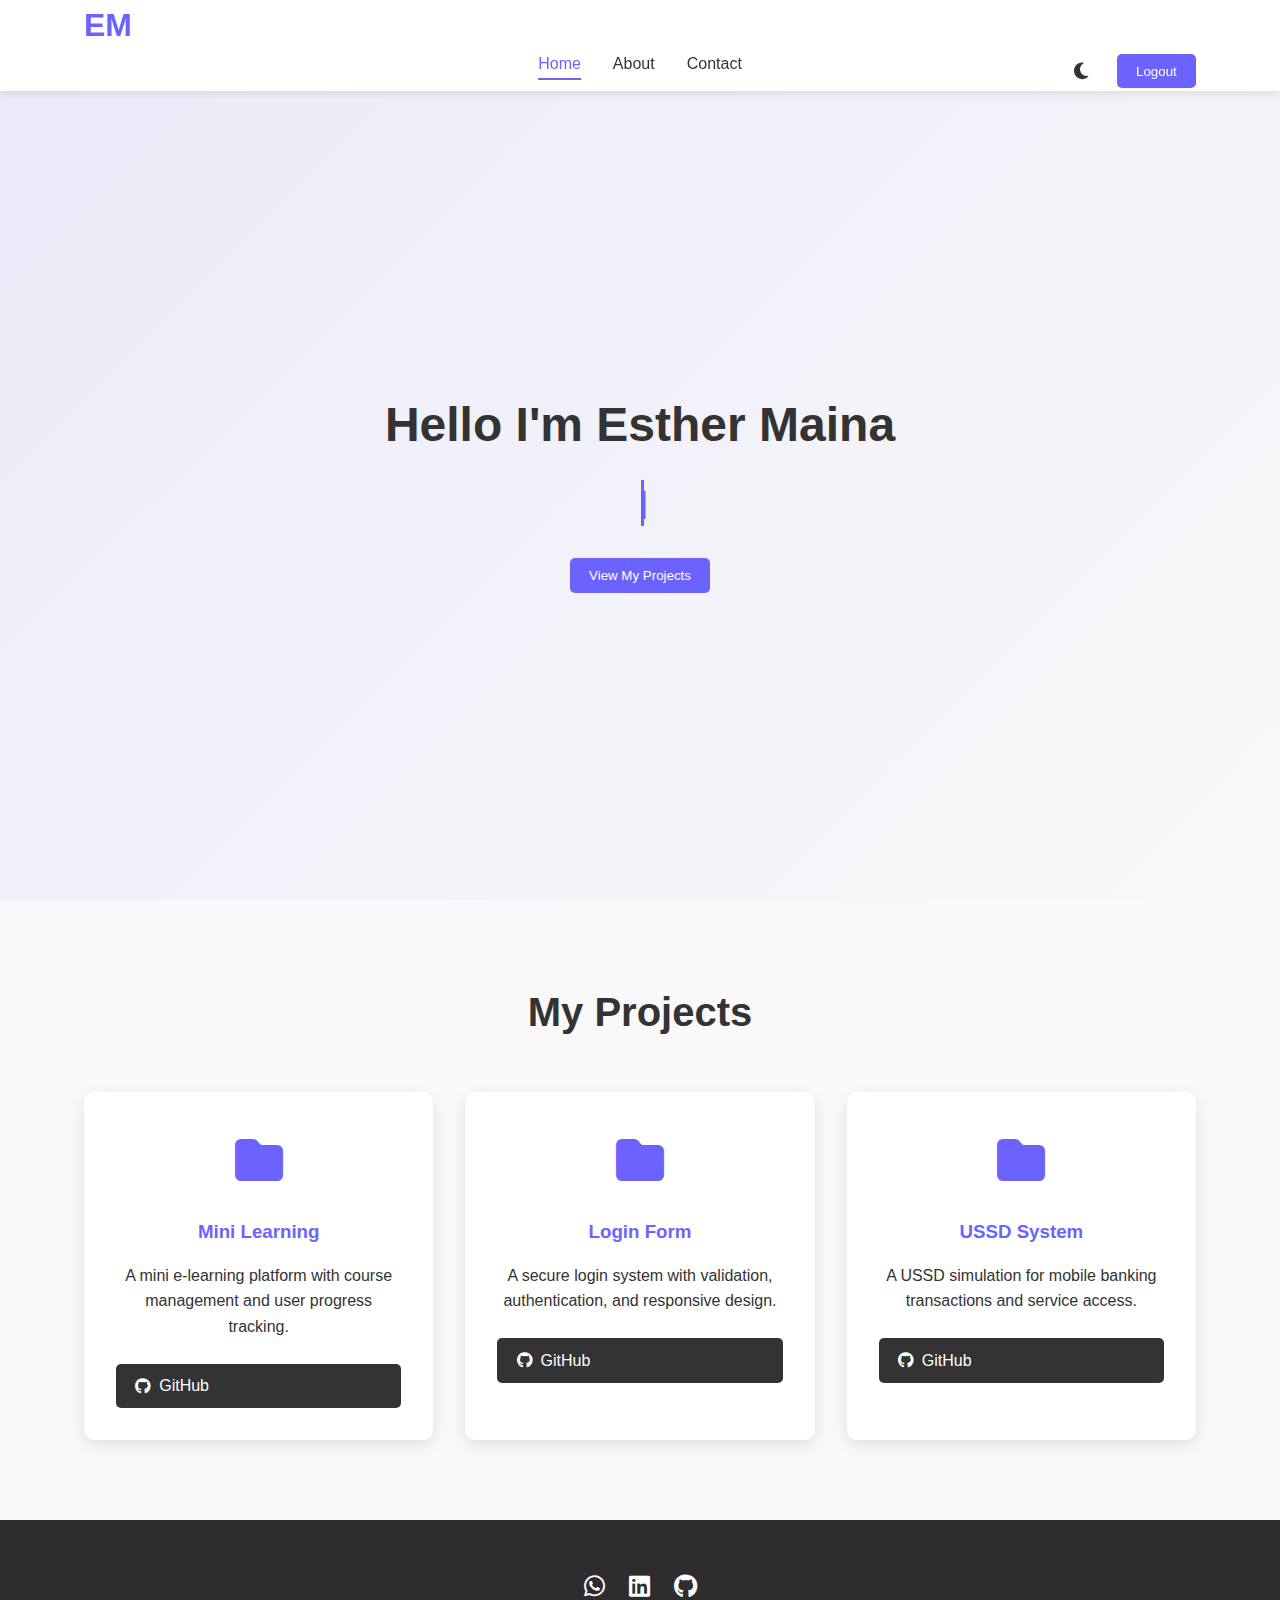
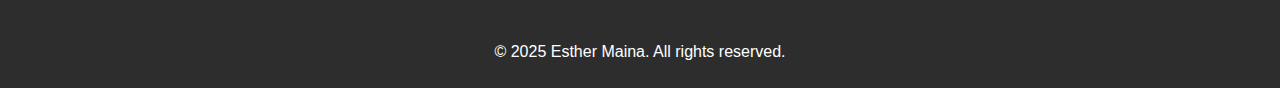
<file: index.html>
<!DOCTYPE html>
<html lang="en">
<head>
    <meta charset="UTF-8">
    <meta name="viewport" content="width=device-width, initial-scale=1.0">
    <title>Esther Maina - Portfolio</title>
    <link rel="stylesheet" href="https://cdnjs.cloudflare.com/ajax/libs/font-awesome/6.4.0/css/all.min.css">
    <link rel="stylesheet" href="style.css">
</head>
<body>
    <header>
        <div class="container">
            <div class="logo">EM</div>
            <nav class="nav-bar">
                <ul>
                    <li><a href="index.html" class="active">Home</a></li>
                    <li><a href="about.html">About</a></li>
                    <li><a href="contact.html">Contact</a></li>
                </ul>
            </nav>
            <div class="header-actions">
                <button id="dark-mode-toggle" aria-label="Toggle dark mode">
                    <i class="fas fa-moon"></i>
                    <i class="fas fa-sun"></i>
                </button>
                <button id="logout-btn" class="btn">Logout</button>
            </div>
            <button class="hamburger" aria-label="Menu">
                <span></span>
                <span></span>
                <span></span>
            </button>
        </div>
    </header>

    <main>
        <section class="hero">
            <div class="container">
                <h1>Hello I'm Esther Maina</h1>
                <div class="typing-text">
                    <span id="typed-text"></span>
                    <span class="cursor">|</span>
                </div>
                <button id="view-projects" class="btn">View My Projects</button>
            </div>
        </section>

        <section id="projects" class="projects">
            <div class="container">
                <h2>My Projects</h2>
                <div class="projects-grid">
                    <div class="project-card">
                        <div class="project-icon">
                            <i class="fas fa-folder"></i>
                        </div>
                        <h3>Mini Learning</h3>
                        <p>A mini e-learning platform with course management and user progress tracking.</p>
                        <a href="https://github.com/EstherDev-ops/my-new-project" target="_blank" class="btn github-btn">
                            <i class="fab fa-github"></i> GitHub
                        </a>
                    </div>
                    <div class="project-card">
                        <div class="project-icon">
                            <i class="fas fa-folder"></i>
                        </div>
                        <h3>Login Form</h3>
                        <p>A secure login system with validation, authentication, and responsive design.</p>
                        <a href="https://github.com/EstherDev-ops/my-coding-project" target="_blank" class="btn github-btn">
                            <i class="fab fa-github"></i> GitHub
                        </a>
                    </div>
                    <div class="project-card">
                        <div class="project-icon">
                            <i class="fas fa-folder"></i>
                        </div>
                        <h3>USSD System</h3>
                        <p>A USSD simulation for mobile banking transactions and service access.</p>
                        <a href="https://github.com/EstherDev-ops/USSD-SYSTEM" target="_blank" class="btn github-btn">
                            <i class="fab fa-github"></i> GitHub
                        </a>
                    </div>
                </div>
            </div>
        </section>
    </main>

    <footer>
        <div class="container">
            <div class="social-links">
                <a href="https://wa.me/254115681550" target="_blank" aria-label="WhatsApp">
                    <i class="fab fa-whatsapp"></i>
                </a>
                <a href="https://www.linkedin.com/in/esther-maina-000a3a35a" target="_blank" aria-label="LinkedIn">
                    <i class="fab fa-linkedin"></i>
                </a>
                <a href="https://github.com/EstherDev-ops" target="_blank" aria-label="GitHub">
                    <i class="fab fa-github"></i>
                </a>
            </div>
            <button id="scroll-top" class="btn" aria-label="Scroll to top">
                <i class="fas fa-arrow-up"></i>
            </button>
            <p>&copy; 2025 Esther Maina. All rights reserved.</p>
        </div>
    </footer>

    <script src="main.js"></script>
</body>
</html>
</file>
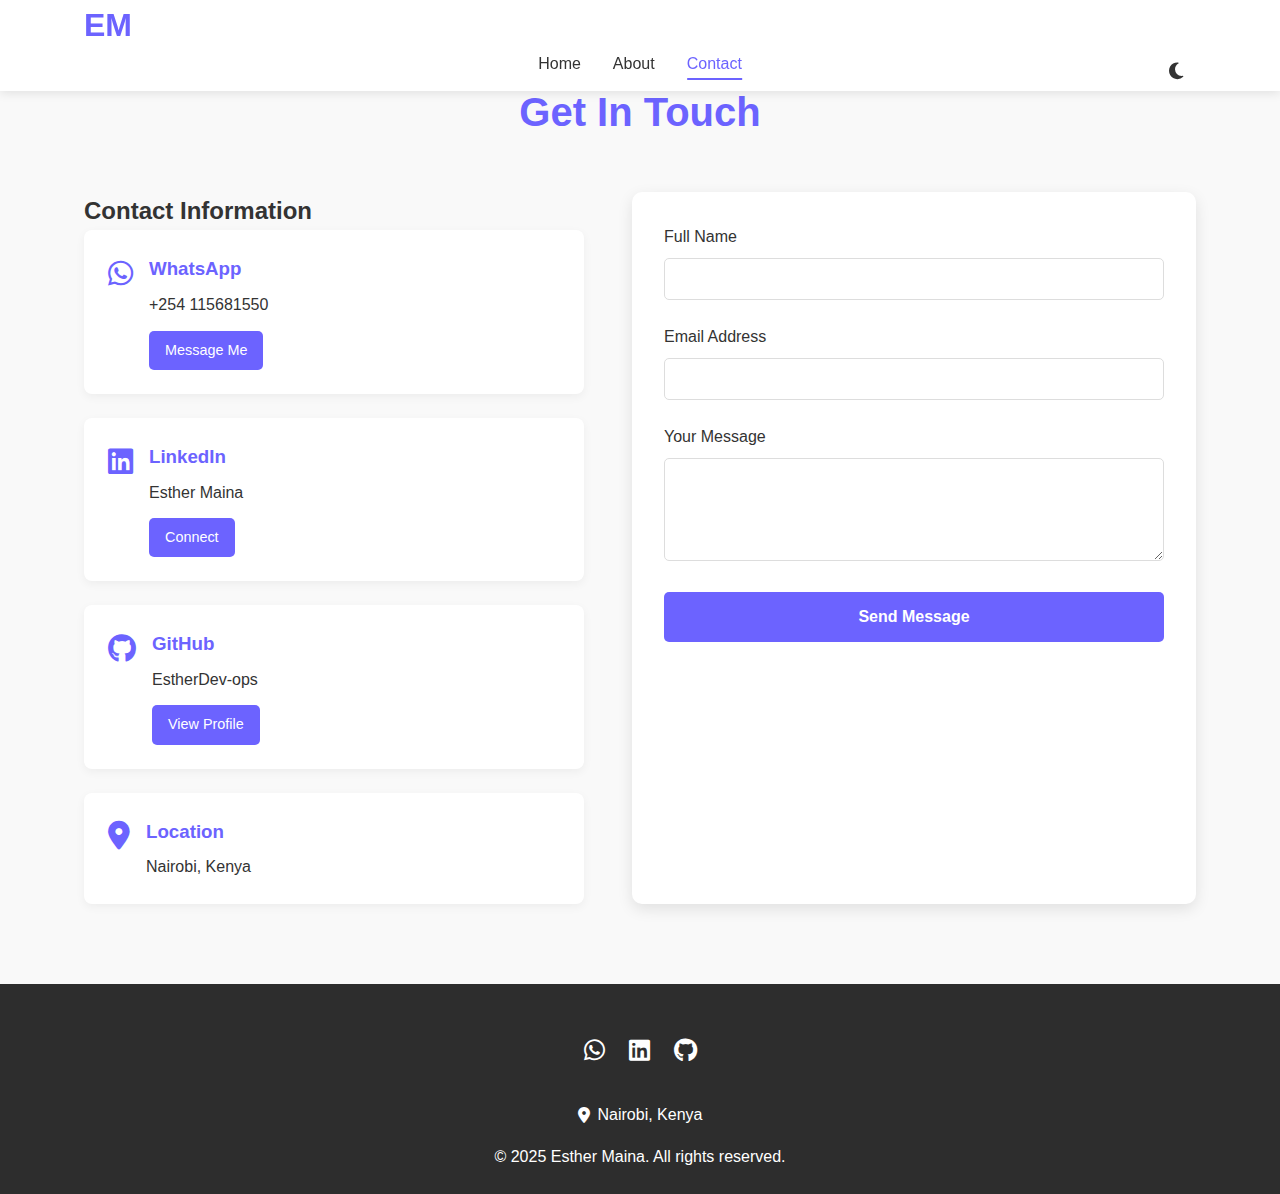
<file: contact.html>
<!DOCTYPE html>
<html lang="en">
<head>
    <meta charset="UTF-8">
    <meta name="viewport" content="width=device-width, initial-scale=1.0">
    <title>Contact - Esther Maina</title>
    <link rel="stylesheet" href="https://cdnjs.cloudflare.com/ajax/libs/font-awesome/6.4.0/css/all.min.css">
    <link rel="stylesheet" href="style.css">
</head>
<body>
    <header>
        <div class="container">
            <div class="logo">EM</div>
            <nav class="nav-bar">
                <ul>
                    <li><a href="index.html">Home</a></li>
                    <li><a href="about.html">About</a></li>
                    <li><a href="contact.html" class="active">Contact</a></li>
                </ul>
            </nav>
            <div class="header-actions">
                <button id="dark-mode-toggle" aria-label="Toggle dark mode">
                    <i class="fas fa-moon"></i>
                    <i class="fas fa-sun"></i>
                </button>
            </div>
            <button class="hamburger" aria-label="Menu">
                <span></span>
                <span></span>
                <span></span>
            </button>
        </div>
    </header>

    <main>
        <section class="contact-section">
            <div class="container">
                <h1 class="section-title">Get In Touch</h1>
                <div class="contact-content">
                    <div class="contact-info">
                        <h2>Contact Information</h2>
                        <div class="contact-methods">
                            <div class="contact-item">
                                <i class="fab fa-whatsapp"></i>
                                <div>
                                    <h3>WhatsApp</h3>
                                    <p>+254 115681550</p>
                                    <a href="https://wa.me/254115681550" class="btn contact-btn" target="_blank">Message Me</a>
                                </div>
                            </div>
                            <div class="contact-item">
                                <i class="fab fa-linkedin"></i>
                                <div>
                                    <h3>LinkedIn</h3>
                                    <p>Esther Maina</p>
                                    <a href="https://www.linkedin.com/in/esther-maina-000a3a35a" class="btn contact-btn" target="_blank">Connect</a>
                                </div>
                            </div>
                            <div class="contact-item">
                                <i class="fab fa-github"></i>
                                <div>
                                    <h3>GitHub</h3>
                                    <p>EstherDev-ops</p>
                                    <a href="https://github.com/EstherDev-ops" class="btn contact-btn" target="_blank">View Profile</a>
                                </div>
                            </div>
                            <div class="contact-item">
                                <i class="fas fa-map-marker-alt"></i>
                                <div>
                                    <h3>Location</h3>
                                    <p>Nairobi, Kenya</p>
                                </div>
                            </div>
                        </div>
                    </div>
                    <form id="contact-form" class="contact-form">
                        <div class="form-group">
                            <label for="name">Full Name</label>
                            <input type="text" id="name" name="name" required>
                        </div>
                        <div class="form-group">
                            <label for="email">Email Address</label>
                            <input type="email" id="email" name="email" required>
                        </div>
                        <div class="form-group">
                            <label for="message">Your Message</label>
                            <textarea id="message" name="message" rows="5" required></textarea>
                        </div>
                        <button type="submit" class="btn submit-btn">Send Message</button>
                    </form>
                </div>
            </div>
        </section>
    </main>

    <footer>
        <div class="container">
            <div class="social-links">
                <a href="https://wa.me/254115681550" target="_blank" aria-label="WhatsApp">
                    <i class="fab fa-whatsapp"></i>
                </a>
                <a href="https://www.linkedin.com/in/esther-maina-000a3a35a" target="_blank" aria-label="LinkedIn">
                    <i class="fab fa-linkedin"></i>
                </a>
                <a href="https://github.com/EstherDev-ops" target="_blank" aria-label="GitHub">
                    <i class="fab fa-github"></i>
                </a>
            </div>
            <div class="footer-location">
                <i class="fas fa-map-marker-alt"></i>
                <span>Nairobi, Kenya</span>
            </div>
            <button id="scroll-top" class="btn" aria-label="Scroll to top">
                <i class="fas fa-arrow-up"></i>
            </button>
            <p>&copy; 2025 Esther Maina. All rights reserved.</p>
        </div>
    </footer>

    <script src="main.js"></script>
    
</body>
</html>
</file>
<file: style.css>
:root {
    --primary-color: #6c63ff;
    --secondary-color: #4d44db;
    --text-color: #333;
    --bg-color: #f9f9f9;
    --card-bg: #fff;
    --header-bg: #fff;
    --footer-bg: #2d2d2d;
    --footer-text: #fff;
    --transition: all 0.3s ease;
}

[data-theme="dark"] {
    --primary-color: #7d76ff;
    --secondary-color: #5a51e6;
    --text-color: #f0f0f0;
    --bg-color: #1a1a1a;
    --card-bg: #2d2d2d;
    --header-bg: #1f1f1f;
    --footer-bg: #1a1a1a;
}

* {
    margin: 0;
    padding: 0;
    box-sizing: border-box;
}

body {
    font-family: 'Segoe UI', Tahoma, Geneva, Verdana, sans-serif;
    color: var(--text-color);
    background-color: var(--bg-color);
    transition: var(--transition);
    line-height: 1.6;
}

.container {
    width: 90%;
    max-width: 1200px;
    margin: 0 auto;
    padding: 0 20px;
}


header {
    background-color: var(--header-bg);
    box-shadow: 0 2px 10px rgba(0, 0, 0, 0.1);
    position: fixed;
    width: 100%;
    top: 0;
    z-index: 1000;
    transition: var(--transition);
}


.header-container {
    display: flex;
    justify-content: space-between;
    align-items: center;
    padding: 1rem 0;
    position: relative; 
}

.logo {
    font-size: 2rem;
    font-weight: bold;
    color: var(--primary-color);
    flex: 1; 
}


.nav-bar {
    position: absolute;
    left: 50%;
    transform: translateX(-50%);
}

.nav-bar ul {
    display: flex;
    list-style: none;
    gap: 2rem; 
}


.nav-bar li {
    margin-left: 0;
}


.header-actions {
    display: flex;
    align-items: center;
    gap: 1rem;
    flex: 1; 
    justify-content: flex-end; 
}

@media (max-width: 768px) {
    .logo {
        flex: 0; 
    }
    
    .nav-bar {
        position: fixed;
        top: 0;
        right: -100%;
        width: 70%;
        height: 100vh;
        background-color: var(--header-bg);
        box-shadow: -5px 0 15px rgba(0, 0, 0, 0.1);
        transition: var(--transition);
        z-index: 1000;
        padding-top: 80px;
        left: auto; 
        transform: none;
    }

    .nav-bar.active {
        right: 0;
    }

    .nav-bar ul {
        flex-direction: column;
        padding: 0 2rem;
        gap: 1rem;
    }
    }

.nav-bar a {
    text-decoration: none;
    color: var(--text-color);
    font-weight: 500;
    position: relative;
    padding: 0.5rem 0;
    transition: var(--transition);
}

.nav-bar a:hover {
    color: var(--primary-color);
}

.nav-bar a.active {
    color: var(--primary-color);
}

.nav-bar a.active::after,
.nav-bar a:hover::after {
    content: '';
    position: absolute;
    bottom: 0;
    left: 0;
    width: 100%;
    height: 2px;
    background-color: var(--primary-color);
}

    .header-actions {
        position: static;
        transform: none;
        flex: 0;
    }


#dark-mode-toggle {
    background: transparent;
    border: none;
    cursor: pointer;
    position: relative;
    width: 40px;
    height: 40px;
    padding: 0;
    display: flex;
    align-items: center;
    justify-content: center;
}

#dark-mode-toggle i {
    position: absolute;
    transition: var(--transition);
    font-size: 1.2rem;
    color: var(--text-color);
}

#dark-mode-toggle .fa-moon {
    opacity: 1;
}

#dark-mode-toggle .fa-sun {
    opacity: 0;
}

[data-theme="dark"] #dark-mode-toggle .fa-moon {
    opacity: 0;
}

[data-theme="dark"] #dark-mode-toggle .fa-sun {
    opacity: 1;
}


.btn {
    display: inline-block;
    background-color: var(--primary-color);
    color: white;
    padding: 0.6rem 1.2rem;
    border: none;
    border-radius: 5px;
    cursor: pointer;
    font-weight: 500;
    transition: var(--transition);
    text-decoration: none;
    
}

.btn:hover {
    background-color: var(--secondary-color);
    transform: translateY(-2px);
}

.github-btn {
    background-color: #333;
    display: flex;
    align-items: center;
    gap: 0.5rem;
  
}

.github-btn:hover {
    background-color: #555;
}


.hero {
    height: 100vh;
    display: flex;
    align-items: center;
    text-align: center;
    padding-top: 80px;
    background: linear-gradient(135deg, rgba(108, 99, 255, 0.1) 0%, rgba(255, 255, 255, 0) 100%);
}

.hero h1 {
    font-size: 3rem;
    margin-bottom: 1rem;
    color: var(--text-color);
}

.typing-text {
    font-size: 1.8rem;
    margin-bottom: 2rem;
    min-height: 2.5rem;
    color: var(--primary-color);
    font-weight: 500;
}

.cursor {
    display: inline-block;
    width: 3px;
    margin-left: 4px;
    background-color: var(--primary-color);
    animation: blink 1s infinite;
}

.about-section {
    padding: 5rem 0;
    background: var(--bg-color);
}

.about-content {
    display: flex;
    align-items: center;
    gap: 4rem;
}

.about-text {
    flex: 1;
    padding-right: 2rem;
}


.profile-silhouette {
    position: relative;
    width: 250px;
    height: 250px;
}

.silhouette-img {
    width: 100%;
    height: 100%;
    background: linear-gradient(135deg, #2c3e50 0%, #34495e 100%);
    border-radius: 15px;
    display: flex;
    align-items: center;
    justify-content: center;
    box-shadow: 0 15px 30px rgba(0,0,0,0.2);
    overflow: hidden;
}

.silhouette-img::before {
    content: "";
    display: block;
    width: 150px;
    height: 150px;
    background: var(--primary-color);
    opacity: 0.15;
    border-radius: 50%;
    position: absolute;
    top: 20%;
    left: 50%;
    transform: translateX(-50%);
}

.silhouette-img::after {
    content: "\f007"; 
    font-family: "Font Awesome 5 Free";
    font-weight: 900;
    font-size: 5rem;
    color: rgba(255,255,255,0.9);
    position: relative;
    z-index: 2;
}

.about-section {
    padding: 5rem 0;
    background: var(--bg-color);
}

.about-content {
    display: flex;
    align-items: center;
    gap: 4rem;
}

.about-text {
    flex: 1;
    padding-right: 2rem;
}


.profile-silhouette {
    position: relative;
    width: 250px;
    height: 250px;
}

.silhouette-img {
    width: 100%;
    height: 100%;
    background: linear-gradient(135deg, #2c3e50 0%, #34495e 100%);
    border-radius: 15px;
    display: flex;
    align-items: center;
    justify-content: center;
    box-shadow: 0 15px 30px rgba(0,0,0,0.2);
    overflow: hidden;
}

.silhouette-img::before {
    content: "";
    display: block;
    width: 150px;
    height: 150px;
    background: var(--primary-color);
    opacity: 0.15;
    border-radius: 50%;
    position: absolute;
    top: 20%;
    left: 50%;
    transform: translateX(-50%);
}

.silhouette-img::after {
    content: "\f007";
    font-family: "Font Awesome 5 Free";
    font-weight: 900;
    font-size: 5rem;
    color: rgba(255,255,255,0.9);
    position: relative;
    z-index: 2;
}

.online-dot {
    position: absolute;
    bottom: 20px;
    right: 20px;
    width: 22px;
    height: 22px;
    background-color: #4CAF50;
    border-radius: 50%;
    border: 3px solid var(--card-bg);
    z-index: 10;
    box-shadow: 0 0 0 2px var(--primary-color);
}


@media (max-width: 992px) {
    .about-content {
        flex-direction: column;
        text-align: center;
    }
    
    .about-text {
        padding-right: 0;
    }
    
    .profile-silhouette {
        margin: 0 auto;
    }
}

@media (max-width: 576px) {
    .profile-silhouette {
        width: 200px;
        height: 200px;
    }
    
    .silhouette-img::after {
        font-size: 4rem;
    }
}
.online-dot {
    position: absolute;
    bottom: 20px;
    right: 20px;
    width: 22px;
    height: 22px;
    background-color: #4CAF50;
    border-radius: 50%;
    border: 3px solid var(--card-bg);
    z-index: 10;
    box-shadow: 0 0 0 2px var(--primary-color);
}


@media (max-width: 992px) {
    .about-content {
        flex-direction: column;
        text-align: center;
    }
    
    .about-text {
        padding-right: 0;
    }
    
    .profile-silhouette {
        margin: 0 auto;
    }
}

@media (max-width: 576px) {
    .profile-silhouette {
        width: 200px;
        height: 200px;
    }
    
    .silhouette-img::after {
        font-size: 4rem;
    }
}

.projects {
    padding: 5rem 0;
}

.projects h2 {
    text-align: center;
    font-size: 2.5rem;
    margin-bottom: 3rem;
    position: relative;
    display: inline-block;
    left: 50%;
    transform: translateX(-50%);
}

.projects h2::after {
    content: '';
    position: absolute;
    bottom: -10px;
    left: 0;
    width: 0;
    height: 3px;
    background: linear-gradient(90deg, var(--primary-color), var(--secondary-color));
    transition: width 0.3s ease;
}

.projects h2:hover::after {
    width: 100%;
}

.projects-grid {
    display: grid;
    grid-template-columns: repeat(auto-fit, minmax(300px, 1fr));
    gap: 2rem;
}

.project-card {
    background-color: var(--card-bg);
    border-radius: 10px;
    padding: 2rem;
    box-shadow: 0 5px 15px rgba(0, 0, 0, 0.1);
    transition: var(--transition);
    text-align: center;
}

.project-card:hover {
    transform: translateY(-10px);
    box-shadow: 0 15px 30px rgba(0, 0, 0, 0.2);
}

.project-icon {
    font-size: 3rem;
    color: var(--primary-color);
    margin-bottom: 1rem;
}

.project-card h3 {
    margin-bottom: 1rem;
    color: var(--primary-color);
}

.project-card p {
    margin-bottom: 1.5rem;
    color: var(--text-color);
}



.skills-section {
    padding: 3rem 0;
    background-color: rgba(108, 99, 255, 0.05);
}

.section-title {
    text-align: center;
    font-size: 2.5rem;
    margin-bottom: 3rem;
    color: var(--primary-color);
}

.skills-container {
    display: flex;
    gap: 2rem;
    margin-bottom: 3rem;
}

.skills-column {
    flex: 1;
    background-color: var(--card-bg);
    padding: 2rem;
    border-radius: 10px;
    box-shadow: 0 5px 15px rgba(0, 0, 0, 0.1);
}

.skills-column h3 {
    margin-bottom: 1.5rem;
    color: var(--primary-color);
    display: flex;
    align-items: center;
    gap: 0.5rem;
}

.skill-item {
    display: flex;
    align-items: center;
    gap: 1rem;
    padding: 1rem;
    margin-bottom: 1rem;
    border: 2px solid var(--primary-color);
    border-radius: 5px;
    transition: var(--transition);
}

.skill-item i {
    font-size: 1.5rem;
    color: var(--primary-color);
}

.skill-item.learning {
    border-style: dashed;
    opacity: 0.8;
}

.skill-item:hover {
    background-color: rgba(108, 99, 255, 0.1);
    transform: translateY(-3px);
}

.soft-skills {
    background-color: var(--card-bg);
    padding: 2rem;
    border-radius: 10px;
    box-shadow: 0 5px 15px rgba(0, 0, 0, 0.1);
}

.soft-skills h3 {
    margin-bottom: 1.5rem;
    color: var(--primary-color);
    display: flex;
    align-items: center;
    gap: 0.5rem;
}

.soft-skills-container {
    display: flex;
    gap: 1rem;
    flex-wrap: wrap;
}

.soft-skill-item {
    display: flex;
    align-items: center;
    gap: 0.5rem;
    padding: 0.8rem 1.2rem;
    background-color: rgba(108, 99, 255, 0.1);
    border-radius: 20px;
    border: 1px solid var(--primary-color);
}

.soft-skill-item i {
    color: var(--primary-color);
}

.testimonials-section {
    padding: 5rem 0;
}

.testimonials-container {
    display: flex;
    gap: 2rem;
    margin-top: 2rem;
}

.testimonial-card {
    flex: 1;
    background-color: var(--card-bg);
    padding: 2rem;
    border-radius: 10px;
    box-shadow: 0 5px 15px rgba(0, 0, 0, 0.1);
    display: flex;
    gap: 1.5rem;
}

.testimonial-image img {
    width: 80px;
    height: 80px;
    border-radius: 50%;
    object-fit: cover;
}

.testimonial-content {
    flex: 1;
}

.testimonial-author {
    margin-top: 1rem;
    font-weight: 600;
    color: var(--primary-color);
}


.achievements-section {
    padding: 3rem 0;
    background-color: rgba(108, 99, 255, 0.05);
}

.achievements-container {
    display: flex;
    justify-content: center;
    gap: 2rem;
    margin-top: 2rem;
}

.achievement-card {
    max-width: 300px;
    background-color: var(--card-bg);
    padding: 2rem;
    border-radius: 10px;
    box-shadow: 0 5px 15px rgba(0, 0, 0, 0.1);
    text-align: center;
}

.achievement-card i {
    font-size: 3rem;
    color: var(--primary-color);
    margin-bottom: 1rem;
}

.achievement-card h3 {
    margin-bottom: 1rem;
    color: var(--primary-color);
}


@media (max-width: 768px) {
    .about-content {
        flex-direction: column;
    }

  

    .skills-container {
        flex-direction: column;
    }
 
   




@media (max-width: 768px) {
    .about-image {
        margin-bottom: 2rem;
        flex: 0 0 150px;
        width: 150px;
        height: 150px;
    }
    .profile-icon {
        font-size: 4rem;
    }
    .online-dot {
        width: 25px;
        height: 25px;
    }
}

    .testimonials-container {
        flex-direction: column;
    }

    .testimonial-card {
        flex-direction: column;
        align-items: center;
        text-align: center;
    }
}

.contact-section {
    padding: 5rem 0;
}

.contact-content {
    display: flex;
    gap: 3rem;
    margin-top: 2rem;
}

.contact-info {
    flex: 1;
}

.contact-form {
    flex: 1;
    background-color: var(--card-bg);
    padding: 2rem;
    border-radius: 10px;
    box-shadow: 0 5px 15px rgba(0, 0, 0, 0.1);
}

.contact-methods {
    display: flex;
    flex-direction: column;
    gap: 1.5rem;
}

.contact-item {
    display: flex;
    align-items: flex-start;
    gap: 1rem;
    padding: 1.5rem;
    background-color: var(--card-bg);
    border-radius: 8px;
    box-shadow: 0 3px 10px rgba(0, 0, 0, 0.05);
    transition: var(--transition);
}

.contact-item:hover {
    transform: translateY(-5px);
    box-shadow: 0 8px 20px rgba(0, 0, 0, 0.1);
}

.contact-item i {
    font-size: 1.8rem;
    color: var(--primary-color);
    margin-top: 0.3rem;
}

.contact-item h3 {
    margin-bottom: 0.5rem;
    color: var(--primary-color);
}

.contact-btn {
    margin-top: 0.8rem;
    padding: 0.5rem 1rem;
    font-size: 0.9rem;
}


.form-group {
    margin-bottom: 1.5rem;
}

.form-group label {
    display: block;
    margin-bottom: 0.5rem;
    font-weight: 500;
}

.form-group input,
.form-group textarea {
    width: 100%;
    padding: 0.8rem;
    border: 1px solid #ddd;
    border-radius: 5px;
    font-family: inherit;
    background-color: var(--card-bg);
    color: var(--text-color);
    transition: var(--transition);
}

.form-group input:focus,
.form-group textarea:focus {
    outline: none;
    border-color: var(--primary-color);
    box-shadow: 0 0 0 3px rgba(108, 99, 255, 0.2);
}

.submit-btn {
    width: 100%;
    padding: 1rem;
    font-size: 1rem;
    font-weight: 600;
}


.footer-location {
    margin: 1rem 0;
    display: flex;
    align-items: center;
    justify-content: center;
    gap: 0.5rem;
    color: var(--footer-text);
}


@media (max-width: 992px) {
    .contact-content {
        flex-direction: column;
    }
    
    .contact-methods {
        flex-direction: row;
        flex-wrap: wrap;
    }
    
    .contact-item {
        flex: 1 1 200px;
    }
}

@media (max-width: 576px) {
    .contact-item {
        flex: 1 1 100%;
    }
}

footer {
    background-color: var(--footer-bg);
    color: var(--footer-text);
    padding: 3rem 0 1.5rem;
    text-align: center;
}

.social-links {
    display: flex;
    justify-content: center;
    gap: 1.5rem;
    margin-bottom: 2rem;
}

.social-links a {
    color: var(--footer-text);
    font-size: 1.5rem;
    transition: var(--transition);
}

.social-links a:hover {
    color: var(--primary-color);
    transform: translateY(-3px);
}

#scroll-top {
    position: fixed;
    bottom: 20px;
    right: 20px;
    width: 50px;
    height: 50px;
    border-radius: 50%;
    display: flex;
    align-items: center;
    justify-content: center;
    opacity: 0;
    visibility: hidden;
    transition: var(--transition);
    z-index: 999;
}

#scroll-top.active {
    opacity: 1;
    visibility: visible;
}


.hamburger {
    display: none;
    background: none;
    border: none;
    cursor: pointer;
    padding: 10px;
    z-index: 1001;
}

.hamburger span {
    display: block;
    width: 25px;
    height: 3px;
    background-color: var(--text-color);
    margin: 5px 0;
    transition: var(--transition);
}


@media (max-width: 768px) {
    .nav-bar {
        position: fixed;
        top: 0;
        right: -100%;
        width: 70%;
        height: 100vh;
        background-color: var(--header-bg);
        box-shadow: -5px 0 15px rgba(0, 0, 0, 0.1);
        transition: var(--transition);
        z-index: 1000;
        padding-top: 80px;
    }

    .nav-bar.active {
        right: 0;
    }

    .nav-bar ul {
        flex-direction: column;
        padding: 0 2rem;
    }

    .nav-bar li {
        margin: 1rem 0;
    }

    .hamburger {
        display: block;
    }

    .hamburger.active span:nth-child(1) {
        transform: rotate(45deg) translate(5px, 5px);
    }

    .hamburger.active span:nth-child(2) {
        opacity: 0;
    }

    .hamburger.active span:nth-child(3) {
        transform: rotate(-45deg) translate(7px, -6px);
    }

    .hero h1 {
        font-size: 2.5rem;
    }

    .typing-text {
        font-size: 1.5rem;
    }
}

@media (max-width: 480px) {
    .hero h1 {
        font-size: 2rem;
    }

    .typing-text {
        font-size: 1.2rem;
    }

    .projects-grid {
        grid-template-columns: 1fr;
    }
}
</file>
